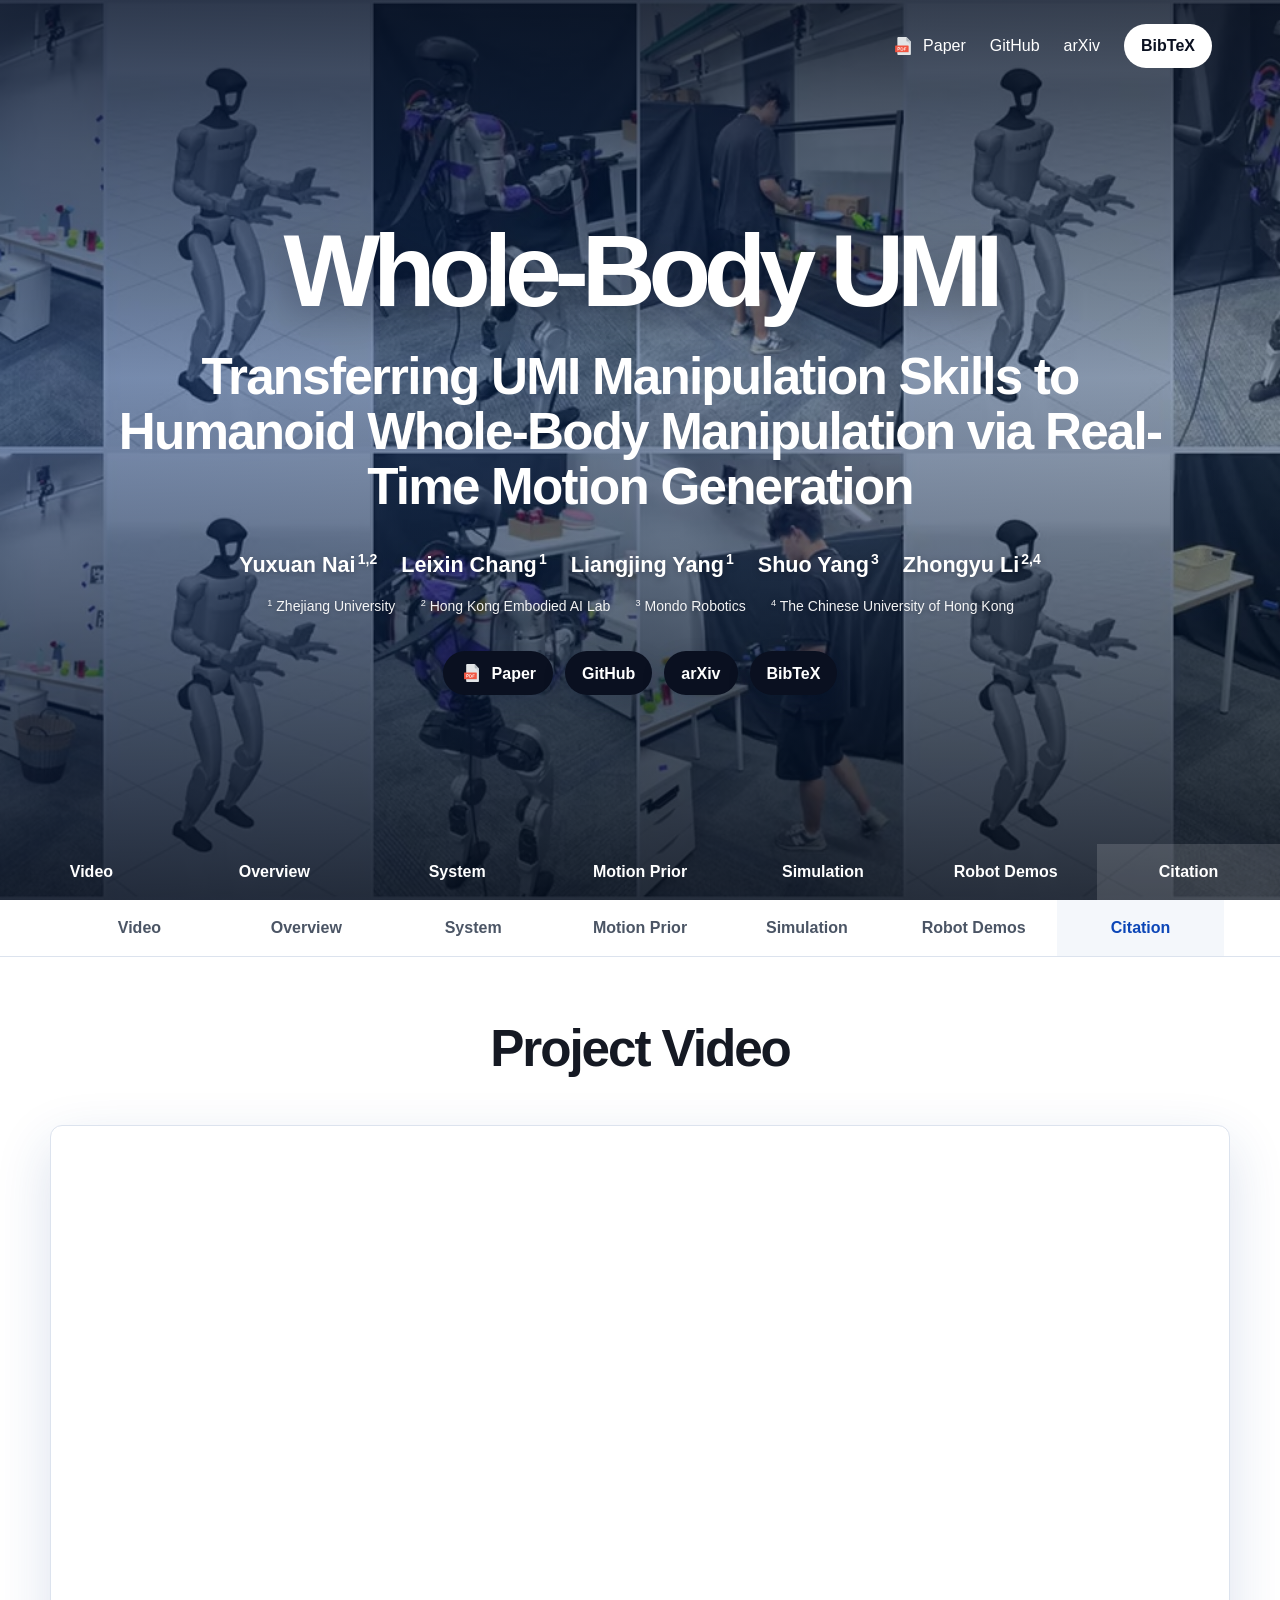
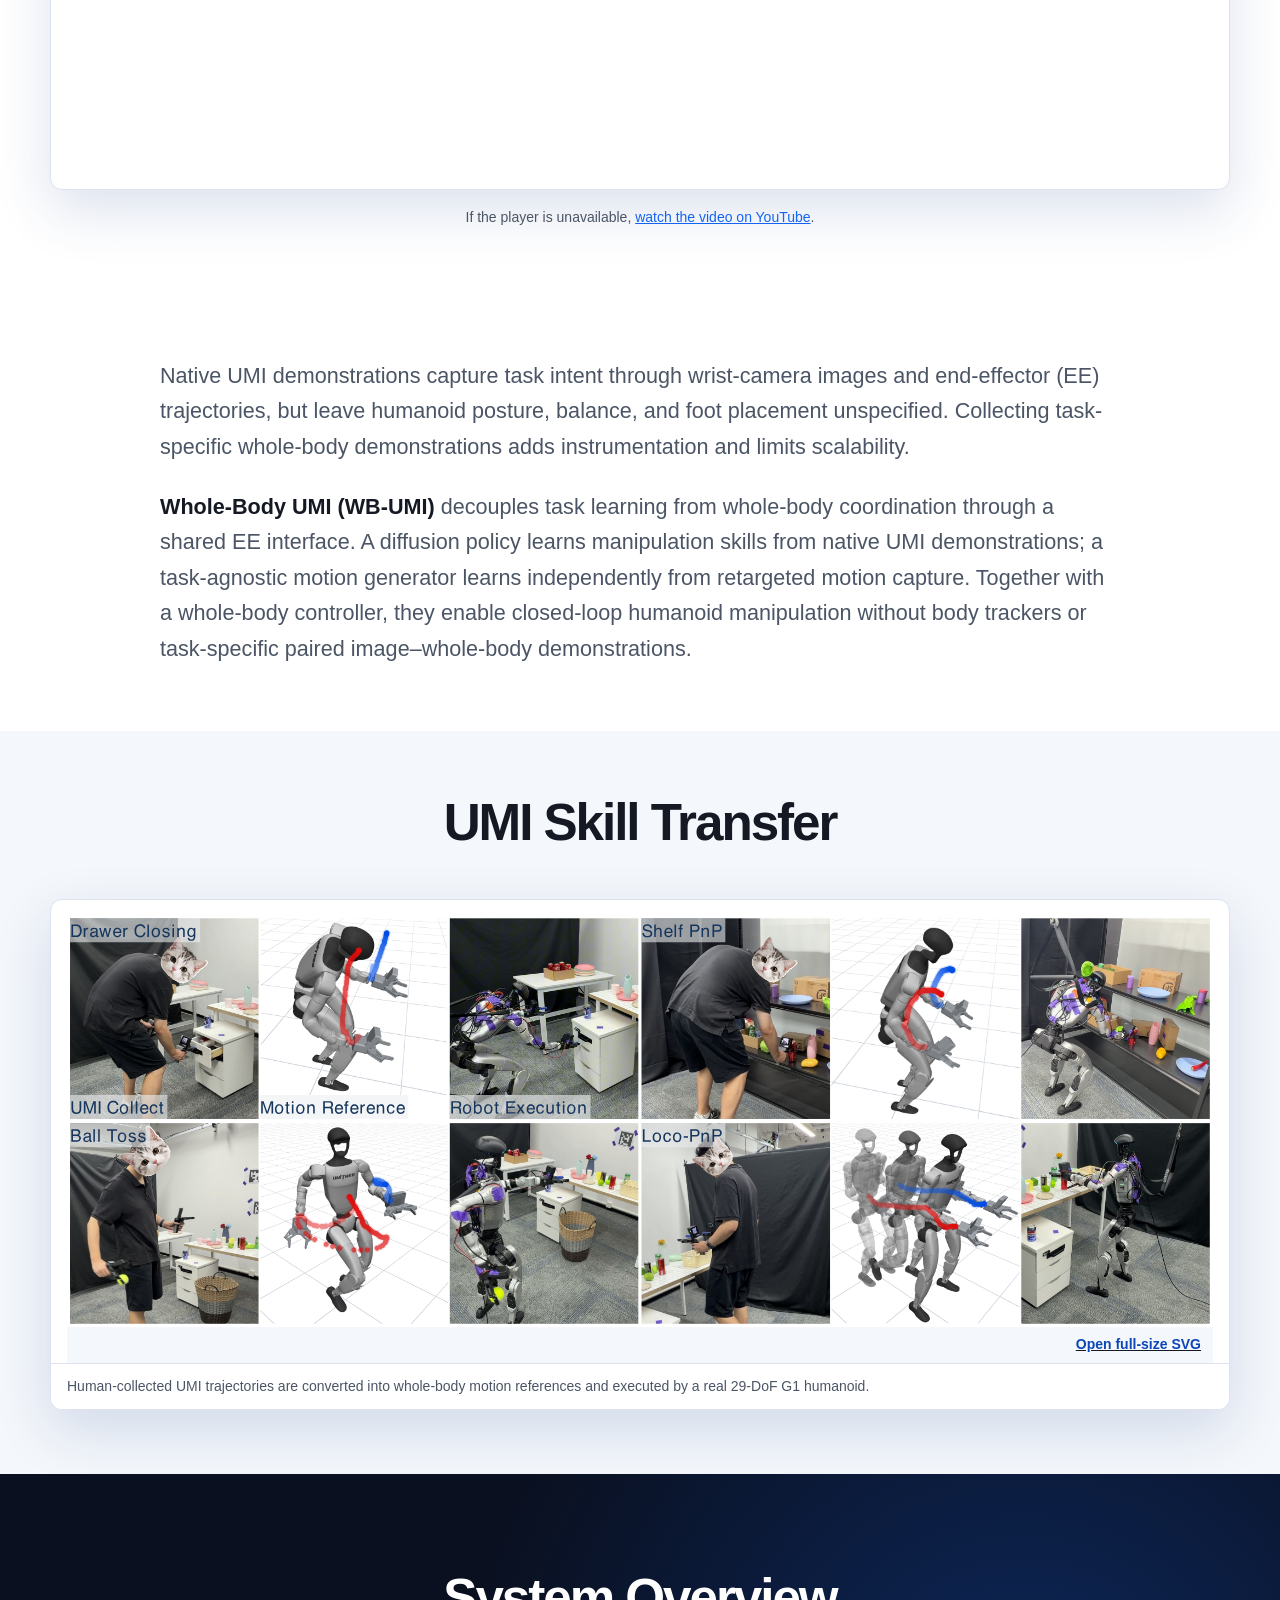
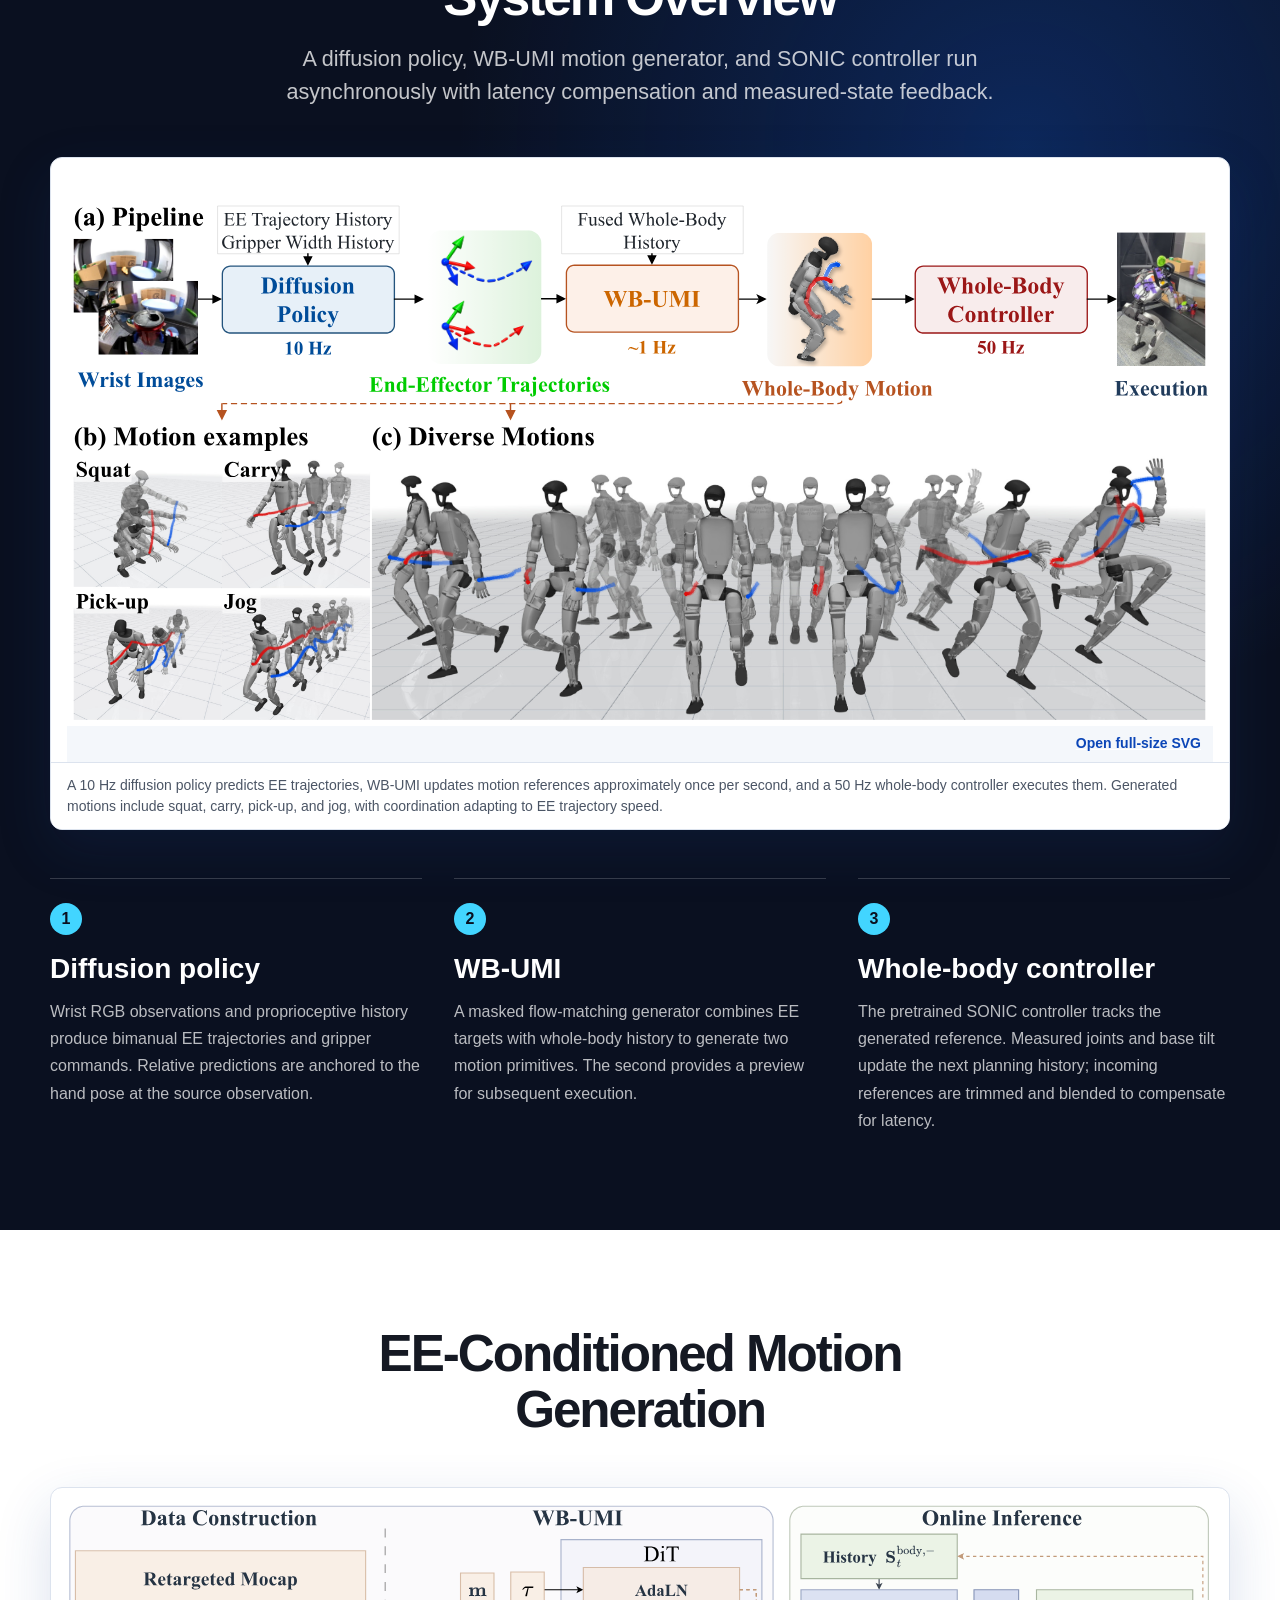
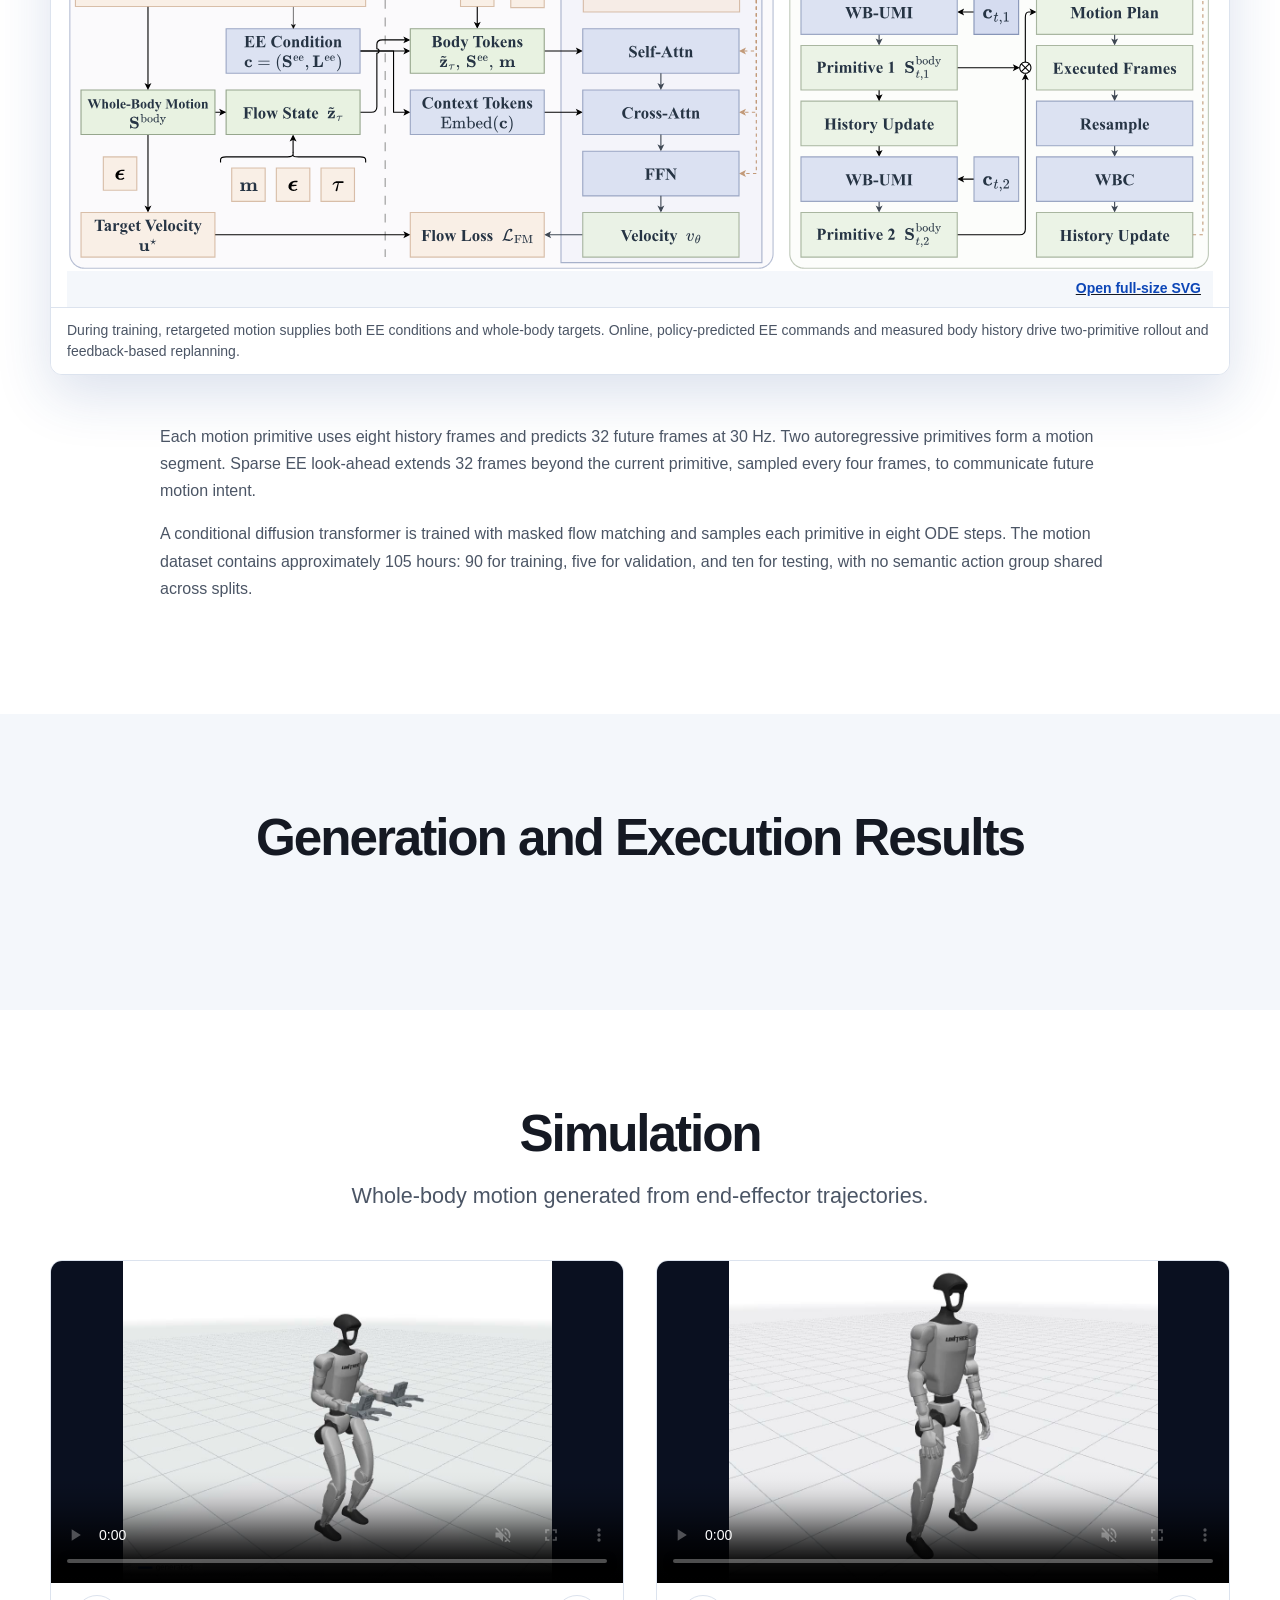
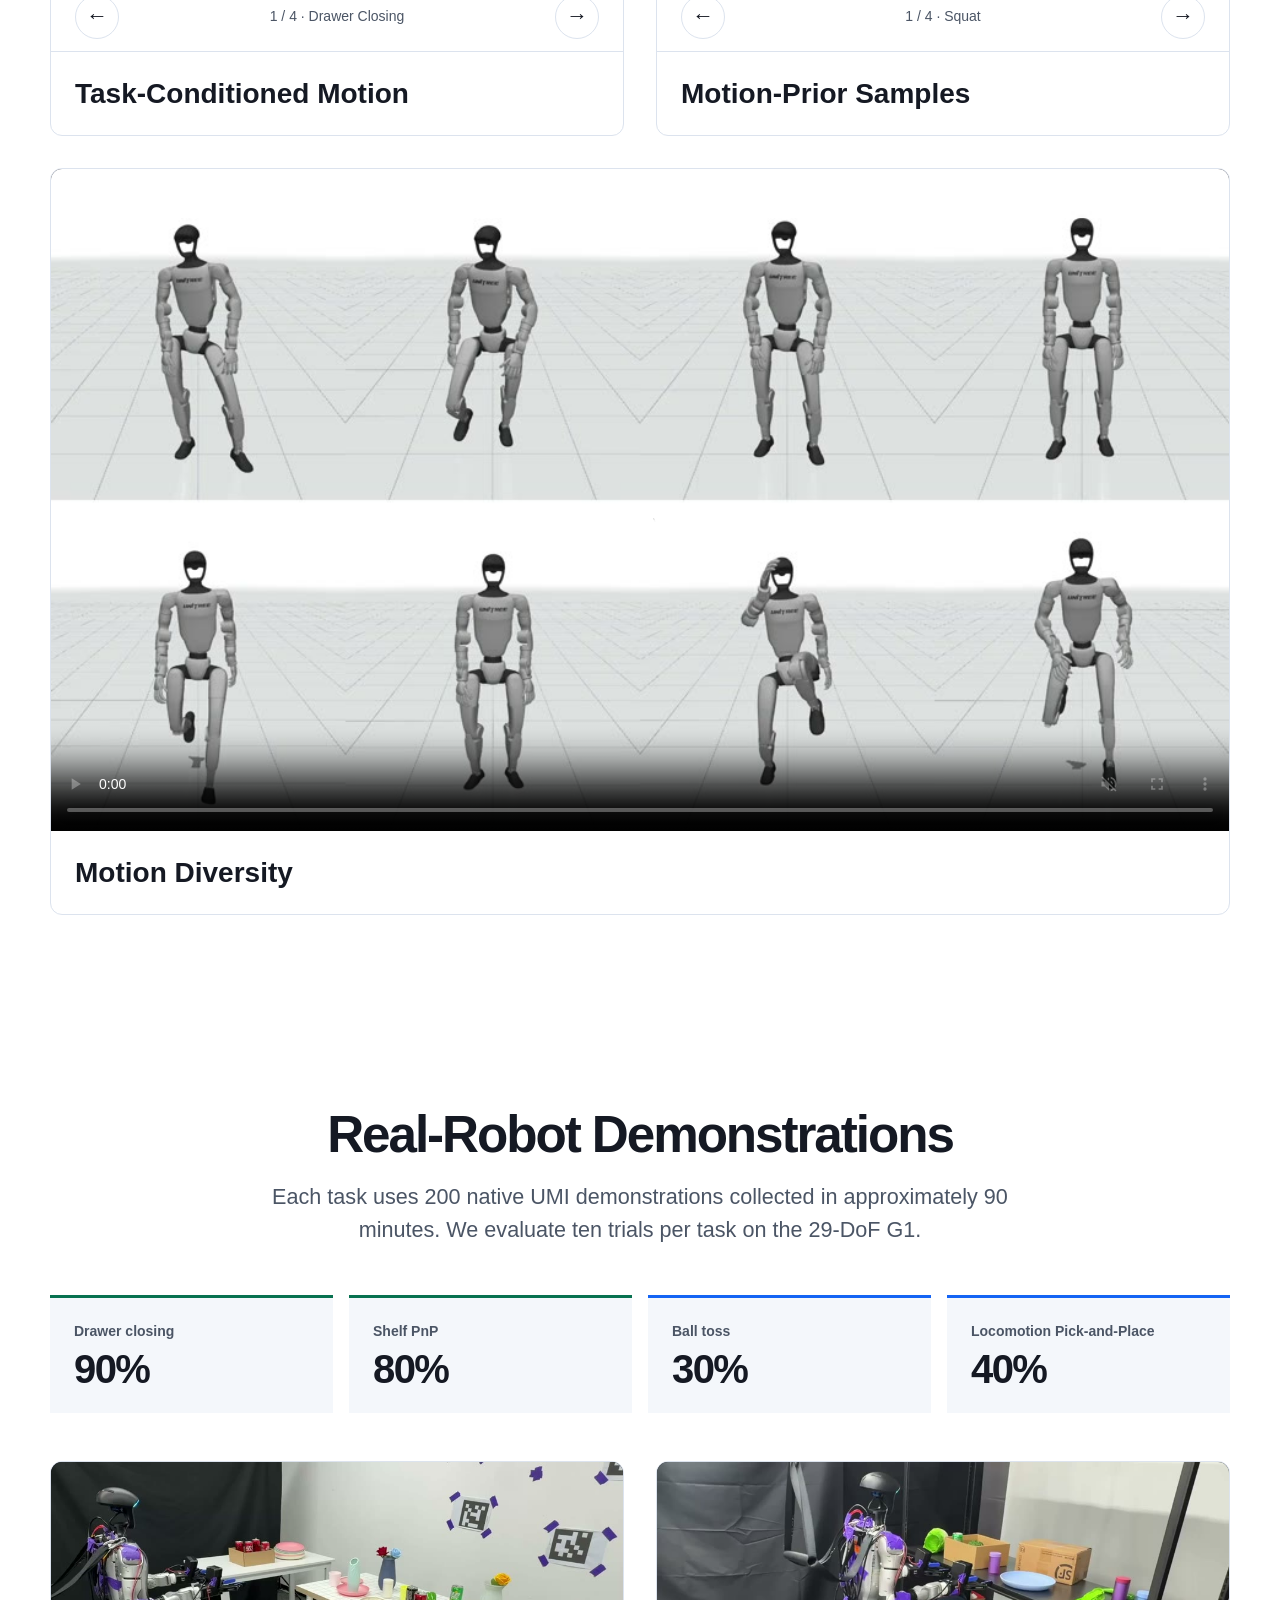
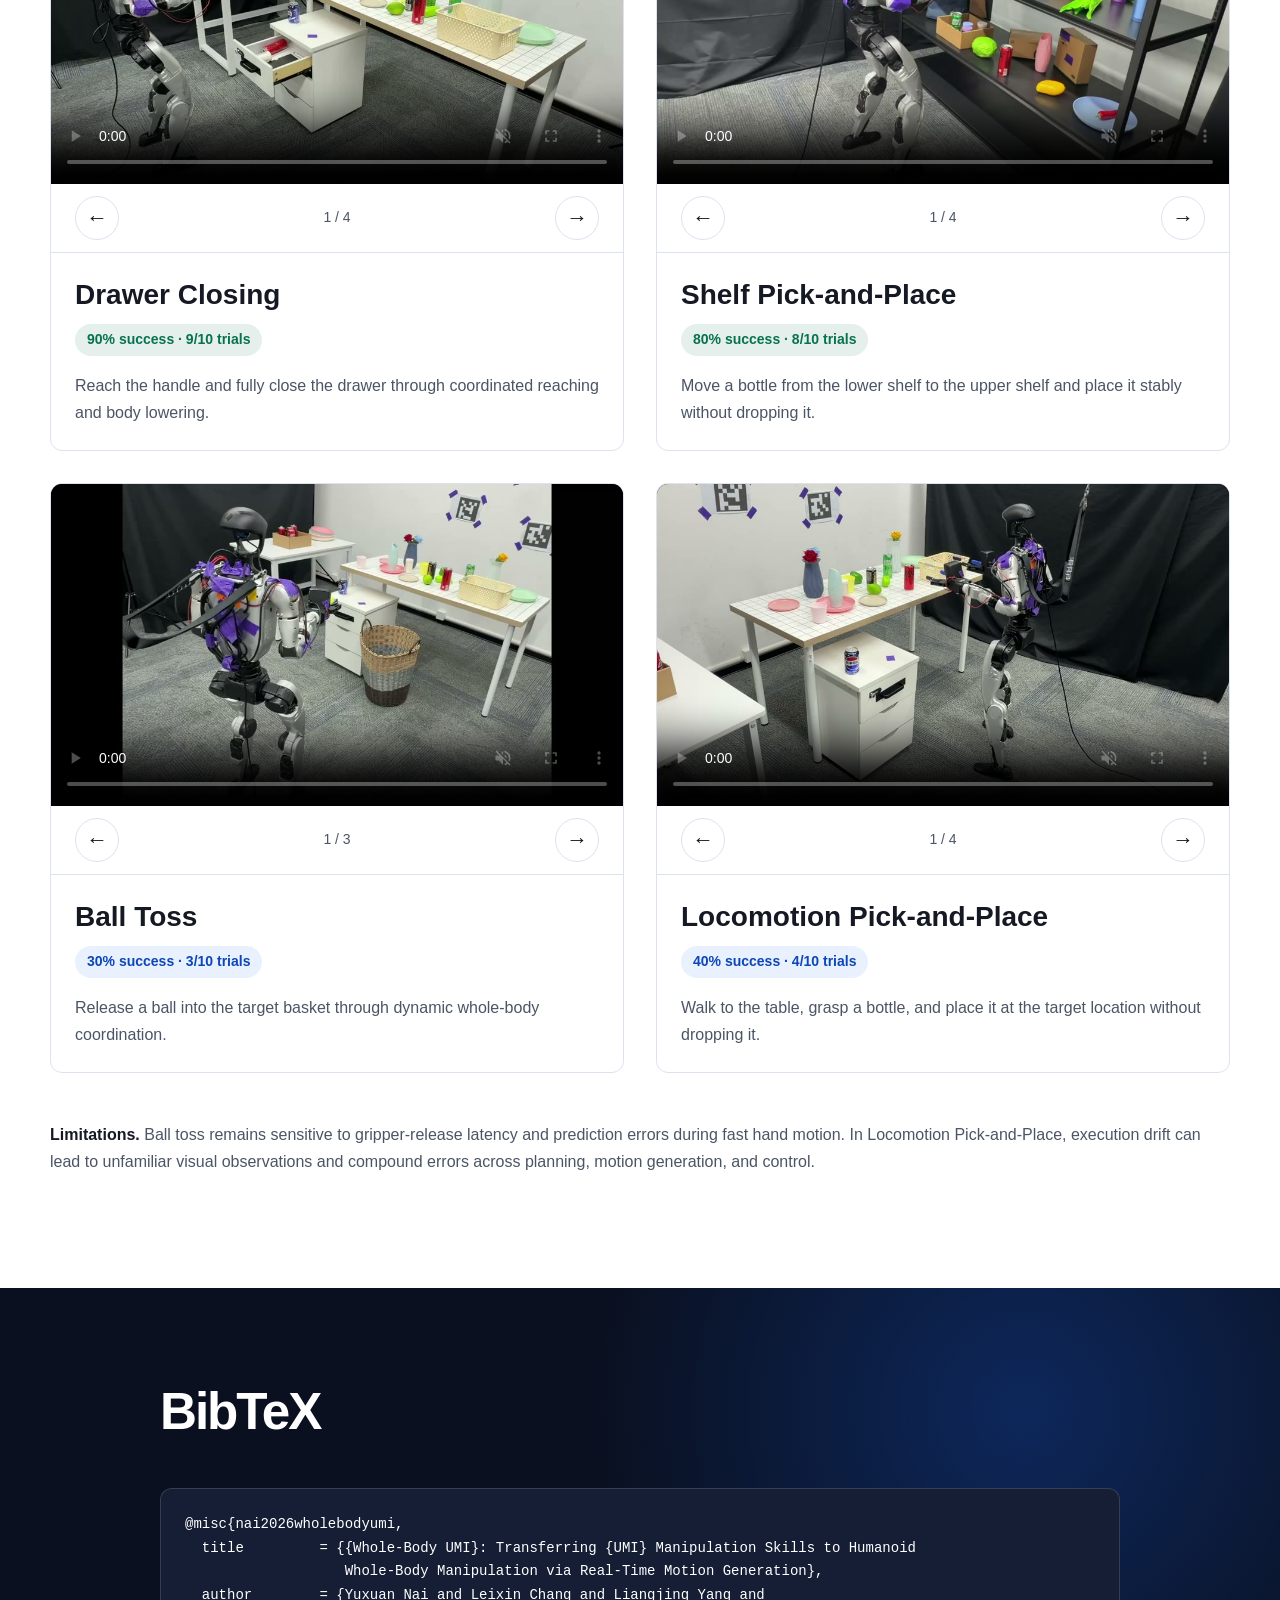
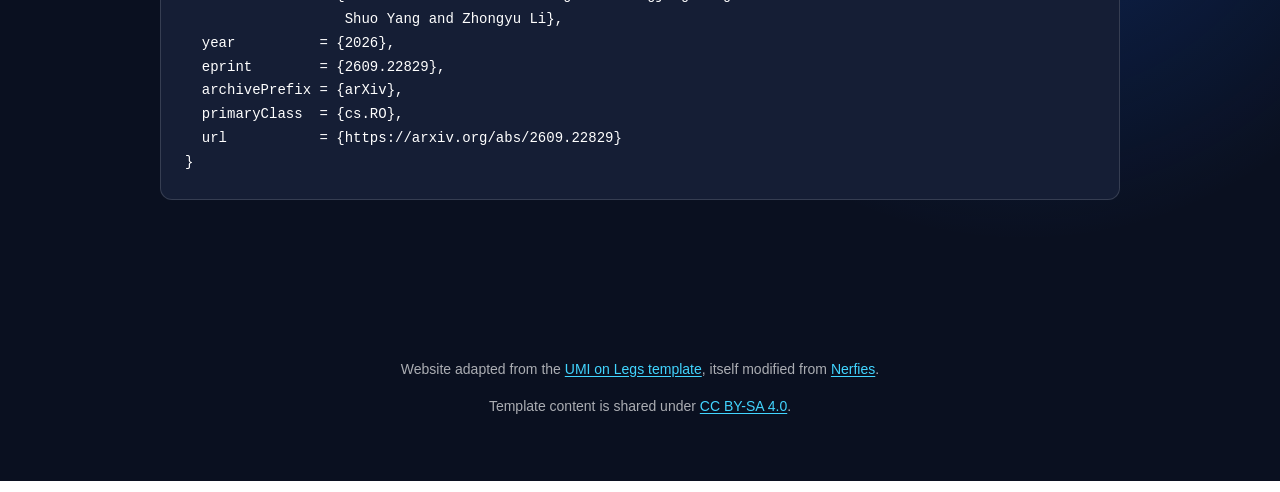
<file: index.html>
<!DOCTYPE html>
<html lang="en">
<head>
  <meta charset="utf-8">
  <meta name="description" content="Whole-Body UMI transfers native UMI manipulation skills to humanoids with an independently learned whole-body motion prior, without body trackers or task-specific whole-body demonstrations.">
  <meta name="keywords" content="Robotics, Humanoid, UMI, Whole-body Manipulation, Motion Generation">
  <meta name="viewport" content="width=device-width, initial-scale=1">
  <meta name="theme-color" content="#0a1020">
  <meta property="og:title" content="Whole-Body UMI">
  <meta property="og:description" content="Transferring UMI Manipulation Skills to Humanoid Whole-Body Manipulation via Real-Time Motion Generation.">
  <meta property="og:type" content="website">
  <meta property="og:image" content="./static/images/umi-prior/hero-montage-desktop.jpg?v=public1">
  <meta property="og:url" content="https://wholebody-umi.github.io/">
  <meta name="citation_title" content="Whole-Body UMI: Transferring UMI Manipulation Skills to Humanoid Whole-Body Manipulation via Real-Time Motion Generation">
  <meta name="citation_author" content="Yuxuan Nai">
  <meta name="citation_author" content="Leixin Chang">
  <meta name="citation_author" content="Liangjing Yang">
  <meta name="citation_author" content="Shuo Yang">
  <meta name="citation_author" content="Zhongyu Li">
  <meta name="citation_arxiv_id" content="2609.22829">
  <meta name="citation_publication_date" content="2026/09/19">
  <link rel="canonical" href="https://wholebody-umi.github.io/">
  <title>Whole-Body UMI: Transferring UMI Manipulation Skills to Humanoid Whole-Body Manipulation via Real-Time Motion Generation</title>
  <link rel="icon" href="./static/images/umi-prior/favicon.svg" type="image/svg+xml">

  <link rel="stylesheet" href="./static/css/index.css?v=public4">
  <script defer src="./static/js/index.js?v=project-video2"></script>
</head>
<body>
  <a class="skip-link" href="#main-content">Skip to main content</a>

  <header class="hero is-link is-fullheight project-hero" id="top">
    <div class="hero-video" aria-hidden="true">
      <video autoplay muted loop playsinline preload="none"
        poster="./static/images/umi-prior/hero-montage-desktop.jpg?v=public1"
        data-mobile-poster="./static/images/umi-prior/hero-montage-mobile.jpg?v=public1"
        data-desktop-poster="./static/images/umi-prior/hero-montage-desktop.jpg?v=public1"
        data-mobile-src="./static/videos/hero-montage-mobile.mp4?v=public1"
        data-desktop-src="./static/videos/hero-montage.mp4?v=public1"></video>
    </div>
    <div class="overlay"></div>

    <div class="hero-head">
      <nav class="navbar" aria-label="Project resources">
        <div class="container is-max-widescreen">
          <div class="navbar-menu is-active">
            <div class="navbar-end">
              <a class="navbar-item" href="./static/Whole-Body-UMI.pdf?v=public1">
                <span class="icon"><img src="./static/images/pdf.svg" width="18" height="18" alt=""></span>
                <span>Paper</span>
              </a>
              <a class="navbar-item" href="https://github.com/WholeBody-UMI/WholeBody-UMI/tree/main" target="_blank" rel="noopener">GitHub</a>
              <a class="navbar-item" href="https://arxiv.org/abs/2609.22829" target="_blank" rel="noopener">
                <span>arXiv</span>
              </a>
              <span class="navbar-item">
                <a class="resource-button button is-inverted" href="#citation">
                  <span>BibTeX</span>
                </a>
              </span>
            </div>
          </div>
        </div>
      </nav>
    </div>

    <div class="hero-body">
      <div class="hero-content">
        <h1 class="project-title">Whole-Body UMI</h1>
        <p class="project-subtitle">
          Transferring UMI Manipulation Skills to Humanoid Whole-Body Manipulation via Real-Time Motion Generation
        </p>
        <div class="project-authors" aria-label="Authors">
          <span><a href="https://lytingn.github.io/" target="_blank" rel="noopener">Yuxuan Nai</a><sup>1,2</sup></span>
          <span><a href="https://leixinjonaschang.github.io/" target="_blank" rel="noopener">Leixin Chang</a><sup>1</sup></span>
          <span><a href="https://zjui.intl.zju.edu.cn/en/node/783" target="_blank" rel="noopener">Liangjing Yang</a><sup>1</sup></span>
          <span><a href="https://shuoyangrobotics.github.io/" target="_blank" rel="noopener">Shuo Yang</a><sup>3</sup></span>
          <span><a href="https://zyliatzju.github.io/" target="_blank" rel="noopener">Zhongyu Li</a><sup>2,4</sup></span>
        </div>
        <div class="project-affiliations" aria-label="Author affiliations">
          <span><sup>1</sup> Zhejiang University</span>
          <span><sup>2</sup> Hong Kong Embodied AI Lab</span>
          <span><sup>3</sup> Mondo Robotics</span>
          <span><sup>4</sup> The Chinese University of Hong Kong</span>
        </div>
        <div class="publication-links">
          <a class="resource-button button is-dark" href="./static/Whole-Body-UMI.pdf?v=public1">
            <span class="icon"><img src="./static/images/pdf.svg" width="18" height="18" alt=""></span>
            <span>Paper</span>
          </a>
          <a class="resource-button button is-dark" href="https://github.com/WholeBody-UMI/WholeBody-UMI/tree/main" target="_blank" rel="noopener">
            <span>GitHub</span>
          </a>
          <a class="resource-button button is-dark" href="https://arxiv.org/abs/2609.22829" target="_blank" rel="noopener">
            <span>arXiv</span>
          </a>
          <a class="resource-button button is-dark" href="#citation">
            <span>BibTeX</span>
          </a>
        </div>
      </div>
    </div>

    <div class="hero-foot">
      <nav class="tabs is-fullwidth anchor-tabs" aria-label="Project sections">
        <ul>
          <li><a href="#video">Video</a></li>
          <li><a href="#overview">Overview</a></li>
          <li><a href="#system">System</a></li>
          <li><a href="#motion-prior">Motion Prior</a></li>
          <li><a href="#simulation">Simulation</a></li>
          <li><a href="#transfer">Robot Demos</a></li>
          <li><a href="#citation">Citation</a></li>
        </ul>
      </nav>
    </div>
  </header>

  <nav class="document-nav" aria-label="Sticky project sections">
    <div class="container is-max-widescreen">
      <div class="tabs is-fullwidth anchor-tabs">
        <ul>
          <li><a href="#video">Video</a></li>
          <li><a href="#overview">Overview</a></li>
          <li><a href="#system">System</a></li>
          <li><a href="#motion-prior">Motion Prior</a></li>
          <li><a href="#simulation">Simulation</a></li>
          <li><a href="#transfer">Robot Demos</a></li>
          <li><a href="#citation">Citation</a></li>
        </ul>
      </div>
    </div>
  </nav>

  <main id="main-content">
    <section class="section-shell is-compact" id="video" aria-labelledby="video-title">
      <div class="wide-container">
        <div class="section-heading">
          <h2 class="section-title" id="video-title">Project Video</h2>
        </div>
        <div class="media-frame youtube-frame">
          <iframe src="https://www.youtube.com/embed/FcBPzrWIMck"
            title="Whole-Body UMI project video"
            loading="lazy"
            allow="accelerometer; autoplay; clipboard-write; encrypted-media; gyroscope; picture-in-picture; web-share"
            referrerpolicy="strict-origin-when-cross-origin"
            allowfullscreen></iframe>
        </div>
        <p class="youtube-fallback">If the player is unavailable, <a href="https://youtu.be/FcBPzrWIMck" target="_blank" rel="noopener">watch the video on YouTube</a>.</p>
      </div>
    </section>

    <section class="section-shell is-compact" id="overview">
      <div class="editorial-container">
        <p class="overview-lead">
          Native UMI demonstrations capture task intent through wrist-camera images and end-effector (EE) trajectories, but leave humanoid posture, balance, and foot placement unspecified. Collecting task-specific whole-body demonstrations adds instrumentation and limits scalability.
        </p>
        <p class="overview-lead">
          <strong>Whole-Body UMI (WB-UMI)</strong> decouples task learning from whole-body coordination through a shared EE interface. A diffusion policy learns manipulation skills from native UMI demonstrations; a task-agnostic motion generator learns independently from retargeted motion capture. Together with a whole-body controller, they enable closed-loop humanoid manipulation without body trackers or task-specific paired image–whole-body demonstrations.
        </p>
      </div>
    </section>

    <section class="section-shell is-compact is-mist" aria-labelledby="teaser-title">
      <div class="wide-container">
        <div class="section-heading">
          <h2 class="section-title" id="teaser-title">UMI Skill Transfer</h2>
        </div>
        <figure class="media-frame is-technical">
          <a class="vector-figure-link" href="./static/images/umi-prior/wb-umi-teaser.svg?v=public1" target="_blank" rel="noopener" aria-label="Open full-size figure: Whole-Body UMI task overview (opens in a new tab)">
            <img src="./static/images/umi-prior/wb-umi-teaser.svg?v=public1" width="1494" height="536" loading="lazy" decoding="async" alt="UMI collection, generated motion references, and G1 execution for drawer closing, shelf pick-and-place, ball toss, and locomotion pick-and-place">
            <span class="vector-figure-action">Open full-size SVG</span>
          </a>
          <figcaption>Human-collected UMI trajectories are converted into whole-body motion references and executed by a real 29-DoF G1 humanoid.</figcaption>
        </figure>
      </div>
    </section>

    <section class="section-shell is-night" id="system" aria-labelledby="system-title">
      <div class="wide-container">
        <div class="section-heading">
          <h2 class="section-title" id="system-title">System Overview</h2>
          <p class="section-deck">A diffusion policy, WB-UMI motion generator, and SONIC controller run asynchronously with latency compensation and measured-state feedback.</p>
        </div>
        <figure class="media-frame is-technical">
          <a class="vector-figure-link" href="./static/images/umi-prior/wb-umi-pipeline.svg" target="_blank" rel="noopener" aria-label="Open full-size figure: deployment pipeline and generated motions (opens in a new tab)">
            <img src="./static/images/umi-prior/wb-umi-pipeline.svg" width="861" height="415" loading="lazy" decoding="async" alt="Closed-loop WB-UMI pipeline, generated squat, carry, pick-up and jog motions, and end-effector speed variations">
            <span class="vector-figure-action">Open full-size SVG</span>
          </a>
          <figcaption>A 10 Hz diffusion policy predicts EE trajectories, WB-UMI updates motion references approximately once per second, and a 50 Hz whole-body controller executes them. Generated motions include squat, carry, pick-up, and jog, with coordination adapting to EE trajectory speed.</figcaption>
        </figure>
        <div class="system-copy">
          <article class="system-step">
            <span class="system-step-number">1</span>
            <h3>Diffusion policy</h3>
            <p>Wrist RGB observations and proprioceptive history produce bimanual EE trajectories and gripper commands. Relative predictions are anchored to the hand pose at the source observation.</p>
          </article>
          <article class="system-step">
            <span class="system-step-number">2</span>
            <h3>WB-UMI</h3>
            <p>A masked flow-matching generator combines EE targets with whole-body history to generate two motion primitives. The second provides a preview for subsequent execution.</p>
          </article>
          <article class="system-step">
            <span class="system-step-number">3</span>
            <h3>Whole-body controller</h3>
            <p>The pretrained SONIC controller tracks the generated reference. Measured joints and base tilt update the next planning history; incoming references are trimmed and blended to compensate for latency.</p>
          </article>
        </div>
      </div>
    </section>

    <section class="section-shell" id="motion-prior" aria-labelledby="prior-title">
      <div class="wide-container">
        <div class="section-heading">
          <h2 class="section-title" id="prior-title">EE-Conditioned Motion Generation</h2>
          <!-- <p class="section-deck">WB-UMI learns whole-body coordination from retargeted G1 motion capture, using EE trajectories extracted by forward kinematics as conditioning.</p> -->
        </div>
        <figure class="media-frame is-technical">
          <a class="vector-figure-link" href="./static/images/umi-prior/wb-umi-architecture.svg" target="_blank" rel="noopener" aria-label="Open full-size figure: WB-UMI architecture (opens in a new tab)">
            <img src="./static/images/umi-prior/wb-umi-architecture.svg" width="1471" height="472" loading="lazy" decoding="async" alt="WB-UMI training with masked flow matching and online two-primitive generation with execution history feedback">
            <span class="vector-figure-action">Open full-size SVG</span>
          </a>
          <figcaption>During training, retargeted motion supplies both EE conditions and whole-body targets. Online, policy-predicted EE commands and measured body history drive two-primitive rollout and feedback-based replanning.</figcaption>
        </figure>
        <div class="editorial-container paper-copy flow-offset">
          <p>
            Each motion primitive uses eight history frames and predicts 32 future frames at 30 Hz. Two autoregressive primitives form a motion segment. Sparse EE look-ahead extends 32 frames beyond the current primitive, sampled every four frames, to communicate future motion intent.
          </p>
          <p>
            A conditional diffusion transformer is trained with masked flow matching and samples each primitive in eight ODE steps. The motion dataset contains approximately 105 hours: 90 for training, five for validation, and ten for testing, with no semantic action group shared across splits.
          </p>
        </div>
      </div>
    </section>

    <section class="section-shell is-mist" id="execution" aria-labelledby="execution-title">
      <div class="editorial-container">
        <div class="section-heading">
          <h2 class="section-title" id="execution-title">Generation and Execution Results</h2>
        </div>
        <div class="paper-copy">
          <!-- <p><strong>Motion generation.</strong> On unseen action categories, EE look-ahead reduces position error from 5.77 cm to 4.25 cm.</p>
          <p><strong>Closed-loop execution.</strong> In simulated shelf pick-and-place, measured-state feedback reduces EE orientation error from 6.76° to 4.97°. WB-UMI runs at 104 ms mean inference latency on an RTX 4090.</p> -->
        </div>
      </div>
    </section>

    <section class="section-shell" id="simulation" aria-labelledby="simulation-title">
      <div class="wide-container">
        <div class="section-heading">
          <h2 class="section-title" id="simulation-title">Simulation</h2>
          <p class="section-deck">Whole-body motion generated from end-effector trajectories.</p>
        </div>
        <div class="task-grid">
          <article class="task-card" data-carousel role="region" aria-roledescription="carousel" aria-labelledby="sim-tasks-title">
            <div class="task-media" id="sim-tasks-slides">
              <div class="demo-slide" data-label="Drawer Closing" role="group" aria-roledescription="slide" aria-label="1 of 4: Drawer Closing">
                <video controls muted loop playsinline preload="none" width="960" height="720"
                  poster="./static/images/umi-prior/simulation/drawer.jpg"
                  src="./static/videos/simulation/drawer.mp4?v=web2"
                  data-autoplay-video aria-label="Drawer Closing simulation"></video>
              </div>
              <div class="demo-slide" data-label="Shelf Pick-and-Place" role="group" aria-roledescription="slide" aria-label="2 of 4: Shelf Pick-and-Place" hidden>
                <video controls muted loop playsinline preload="none" width="960" height="720"
                  poster="./static/images/umi-prior/simulation/shelf.jpg"
                  data-src="./static/videos/simulation/shelf.mp4?v=web2"
                  data-autoplay-video aria-label="Shelf Pick-and-Place simulation"></video>
              </div>
              <div class="demo-slide" data-label="Ball Toss" role="group" aria-roledescription="slide" aria-label="3 of 4: Ball Toss" hidden>
                <video controls muted loop playsinline preload="none" width="960" height="720"
                  poster="./static/images/umi-prior/simulation/toss.jpg"
                  data-src="./static/videos/simulation/toss.mp4?v=web2"
                  data-autoplay-video aria-label="Ball Toss simulation"></video>
              </div>
              <div class="demo-slide" data-label="Locomotion Pick-and-Place" role="group" aria-roledescription="slide" aria-label="4 of 4: Locomotion Pick-and-Place" hidden>
                <video controls muted loop playsinline preload="none" width="960" height="720"
                  poster="./static/images/umi-prior/simulation/locomotion-pick-and-place.jpg"
                  data-src="./static/videos/simulation/locomotion-pick-and-place.mp4?v=web2"
                  data-autoplay-video aria-label="Locomotion Pick-and-Place simulation"></video>
              </div>
            </div>
            <div class="carousel-controls" aria-label="Task-Conditioned Motion navigation" hidden>
              <button type="button" class="carousel-arrow" data-carousel-prev aria-label="Previous Task-Conditioned Motion video" aria-controls="sim-tasks-slides"><span aria-hidden="true">&#8592;</span></button>
              <span class="carousel-status" data-carousel-status aria-live="polite" aria-atomic="true">1 / 4 · Drawer Closing</span>
              <button type="button" class="carousel-arrow" data-carousel-next aria-label="Next Task-Conditioned Motion video" aria-controls="sim-tasks-slides"><span aria-hidden="true">&#8594;</span></button>
            </div>
            <div class="task-body">
              <h3 id="sim-tasks-title">Task-Conditioned Motion</h3>
            </div>
          </article>
          <article class="task-card" data-carousel role="region" aria-roledescription="carousel" aria-labelledby="sim-motions-title">
            <div class="task-media" id="sim-motions-slides">
              <div class="demo-slide" data-label="Squat" role="group" aria-roledescription="slide" aria-label="1 of 4: Squat">
                <video controls muted loop playsinline preload="none" width="960" height="720"
                  poster="./static/images/umi-prior/simulation/squat.jpg"
                  src="./static/videos/simulation/squat.mp4?v=web1"
                  data-autoplay-video aria-label="Squat simulation"></video>
              </div>
              <div class="demo-slide" data-label="Dance Step" role="group" aria-roledescription="slide" aria-label="2 of 4: Dance Step" hidden>
                <video controls muted loop playsinline preload="none" width="960" height="720"
                  poster="./static/images/umi-prior/simulation/dance-step.jpg"
                  data-src="./static/videos/simulation/dance-step.mp4?v=web1"
                  data-autoplay-video aria-label="Dance Step simulation"></video>
              </div>
              <div class="demo-slide" data-label="Pick-up and Carry" role="group" aria-roledescription="slide" aria-label="3 of 4: Pick-up and Carry" hidden>
                <video controls muted loop playsinline preload="none" width="960" height="720"
                  poster="./static/images/umi-prior/simulation/pickup-carry.jpg"
                  data-src="./static/videos/simulation/pickup-carry.mp4?v=web1"
                  data-autoplay-video aria-label="Pick-up and Carry simulation"></video>
              </div>
              <div class="demo-slide" data-label="Jog" role="group" aria-roledescription="slide" aria-label="4 of 4: Jog" hidden>
                <video controls muted loop playsinline preload="none" width="960" height="720"
                  poster="./static/images/umi-prior/simulation/jog.jpg"
                  data-src="./static/videos/simulation/jog.mp4?v=web1"
                  data-autoplay-video aria-label="Jog simulation"></video>
              </div>
            </div>
            <div class="carousel-controls" aria-label="Motion-Prior Samples navigation" hidden>
              <button type="button" class="carousel-arrow" data-carousel-prev aria-label="Previous Motion-Prior Samples video" aria-controls="sim-motions-slides"><span aria-hidden="true">&#8592;</span></button>
              <span class="carousel-status" data-carousel-status aria-live="polite" aria-atomic="true">1 / 4 · Squat</span>
              <button type="button" class="carousel-arrow" data-carousel-next aria-label="Next Motion-Prior Samples video" aria-controls="sim-motions-slides"><span aria-hidden="true">&#8594;</span></button>
            </div>
            <div class="task-body">
              <h3 id="sim-motions-title">Motion-Prior Samples</h3>
            </div>
          </article>
          <article class="task-card motion-diversity" id="motion-diversity" aria-labelledby="motion-diversity-title">
            <div class="task-media">
              <video controls muted loop playsinline preload="none" width="1920" height="1080"
                poster="./static/images/umi-prior/simulation/diversity-stable.jpg"
                src="./static/videos/simulation/diversity-stable.mp4?v=web2"
                data-autoplay-video aria-label="Motion Diversity simulation"></video>
            </div>
            <div class="task-body">
              <h3 id="motion-diversity-title">Motion Diversity</h3>
            </div>
          </article>
        </div>
      </div>
    </section>

    <section class="section-shell" id="transfer" aria-labelledby="transfer-title">
      <div class="wide-container">
        <div class="section-heading">
          <h2 class="section-title" id="transfer-title">Real-Robot Demonstrations</h2>
          <p class="section-deck">Each task uses 200 native UMI demonstrations collected in approximately 90 minutes. We evaluate ten trials per task on the 29-DoF G1.</p>
        </div>
        <dl class="metric-strip">
          <div class="metric-item is-positive">
            <dt>Drawer closing</dt>
            <dd>90%</dd>
          </div>
          <div class="metric-item is-positive">
            <dt>Shelf PnP</dt>
            <dd>80%</dd>
          </div>
          <div class="metric-item">
            <dt>Ball toss</dt>
            <dd>30%</dd>
          </div>
          <div class="metric-item">
            <dt>Locomotion Pick-and-Place</dt>
            <dd>40%</dd>
          </div>
        </dl>

        <div class="task-grid">
          <article class="task-card" data-carousel role="region" aria-roledescription="carousel" aria-labelledby="drawer-title">
            <div class="task-media" id="drawer-slides">
              <div class="demo-slide" role="group" aria-roledescription="slide" aria-label="1 of 4">
                <video controls muted loop playsinline preload="none" width="1280" height="720"
                  poster="./static/images/umi-prior/demos/drawer-1.jpg"
                  src="./static/videos/demos/drawer-1.mp4?v=audio"
                  data-autoplay-video aria-label="Drawer Closing, demo 1 of 4"></video>
              </div>
              <div class="demo-slide" role="group" aria-roledescription="slide" aria-label="2 of 4" hidden>
                <video controls muted loop playsinline preload="none" width="1280" height="720"
                  poster="./static/images/umi-prior/demos/drawer-2.jpg"
                  data-src="./static/videos/demos/drawer-2.mp4?v=audio"
                  data-autoplay-video aria-label="Drawer Closing, demo 2 of 4"></video>
              </div>
              <div class="demo-slide" role="group" aria-roledescription="slide" aria-label="3 of 4" hidden>
                <video controls muted loop playsinline preload="none" width="1280" height="720"
                  poster="./static/images/umi-prior/demos/drawer-3.jpg"
                  data-src="./static/videos/demos/drawer-3.mp4?v=audio"
                  data-autoplay-video aria-label="Drawer Closing, demo 3 of 4"></video>
              </div>
              <div class="demo-slide" role="group" aria-roledescription="slide" aria-label="4 of 4" hidden>
                <video controls muted loop playsinline preload="none" width="1280" height="720"
                  poster="./static/images/umi-prior/demos/drawer-4.jpg"
                  data-src="./static/videos/demos/drawer-4.mp4?v=audio"
                  data-autoplay-video aria-label="Drawer Closing, demo 4 of 4"></video>
              </div>
            </div>
            <div class="carousel-controls" aria-label="Drawer Closing demo navigation" hidden>
              <button type="button" class="carousel-arrow" data-carousel-prev aria-label="Previous Drawer Closing demo" aria-controls="drawer-slides"><span aria-hidden="true">&#8592;</span></button>
              <span class="carousel-status" data-carousel-status aria-live="polite" aria-atomic="true">1 / 4</span>
              <button type="button" class="carousel-arrow" data-carousel-next aria-label="Next Drawer Closing demo" aria-controls="drawer-slides"><span aria-hidden="true">&#8594;</span></button>
            </div>
            <div class="task-body">
              <h3 id="drawer-title">Drawer Closing</h3>
              <span class="task-result is-positive">90% success &middot; 9/10 trials</span>
              <p>Reach the handle and fully close the drawer through coordinated reaching and body lowering.</p>
            </div>
          </article>
          <article class="task-card" data-carousel role="region" aria-roledescription="carousel" aria-labelledby="shelf-title">
            <div class="task-media" id="shelf-slides">
              <div class="demo-slide" role="group" aria-roledescription="slide" aria-label="1 of 4">
                <video controls muted loop playsinline preload="none" width="1280" height="720"
                  poster="./static/images/umi-prior/demos/shelf-1.jpg"
                  src="./static/videos/demos/shelf-1.mp4?v=audio"
                  data-autoplay-video aria-label="Shelf Pick-and-Place, demo 1 of 4"></video>
              </div>
              <div class="demo-slide" role="group" aria-roledescription="slide" aria-label="2 of 4" hidden>
                <video controls muted loop playsinline preload="none" width="1280" height="720"
                  poster="./static/images/umi-prior/demos/shelf-2.jpg"
                  data-src="./static/videos/demos/shelf-2.mp4?v=audio"
                  data-autoplay-video aria-label="Shelf Pick-and-Place, demo 2 of 4"></video>
              </div>
              <div class="demo-slide" role="group" aria-roledescription="slide" aria-label="3 of 4" hidden>
                <video controls muted loop playsinline preload="none" width="1280" height="720"
                  poster="./static/images/umi-prior/demos/shelf-3.jpg"
                  data-src="./static/videos/demos/shelf-3.mp4?v=audio"
                  data-autoplay-video aria-label="Shelf Pick-and-Place, demo 3 of 4"></video>
              </div>
              <div class="demo-slide" role="group" aria-roledescription="slide" aria-label="4 of 4" hidden>
                <video controls muted loop playsinline preload="none" width="1280" height="720"
                  poster="./static/images/umi-prior/demos/shelf-4.jpg"
                  data-src="./static/videos/demos/shelf-4.mp4?v=audio"
                  data-autoplay-video aria-label="Shelf Pick-and-Place, demo 4 of 4"></video>
              </div>
            </div>
            <div class="carousel-controls" aria-label="Shelf Pick-and-Place demo navigation" hidden>
              <button type="button" class="carousel-arrow" data-carousel-prev aria-label="Previous Shelf Pick-and-Place demo" aria-controls="shelf-slides"><span aria-hidden="true">&#8592;</span></button>
              <span class="carousel-status" data-carousel-status aria-live="polite" aria-atomic="true">1 / 4</span>
              <button type="button" class="carousel-arrow" data-carousel-next aria-label="Next Shelf Pick-and-Place demo" aria-controls="shelf-slides"><span aria-hidden="true">&#8594;</span></button>
            </div>
            <div class="task-body">
              <h3 id="shelf-title">Shelf Pick-and-Place</h3>
              <span class="task-result is-positive">80% success &middot; 8/10 trials</span>
              <p>Move a bottle from the lower shelf to the upper shelf and place it stably without dropping it.</p>
            </div>
          </article>
          <article class="task-card" data-carousel role="region" aria-roledescription="carousel" aria-labelledby="toss-title">
            <div class="task-media" id="toss-slides">
              <div class="demo-slide" role="group" aria-roledescription="slide" aria-label="1 of 3">
                <video controls muted loop playsinline preload="none" width="1280" height="720"
                  poster="./static/images/umi-prior/demos/toss-1.jpg"
                  src="./static/videos/demos/toss-1.mp4?v=trim12"
                  data-autoplay-video aria-label="Ball Toss, demo 1 of 3"></video>
              </div>
              <div class="demo-slide" role="group" aria-roledescription="slide" aria-label="2 of 3" hidden>
                <video controls muted loop playsinline preload="none" width="1280" height="720"
                  poster="./static/images/umi-prior/demos/toss-2.jpg?v=trim2to7"
                  data-src="./static/videos/demos/toss-2.mp4?v=trim2to7"
                  data-autoplay-video aria-label="Ball Toss, demo 2 of 3"></video>
              </div>
              <div class="demo-slide" role="group" aria-roledescription="slide" aria-label="3 of 3" hidden>
                <video controls muted loop playsinline preload="none" width="1280" height="720"
                  poster="./static/images/umi-prior/demos/toss-3.jpg"
                  data-src="./static/videos/demos/toss-3.mp4?v=trim12"
                  data-autoplay-video aria-label="Ball Toss, demo 3 of 3"></video>
              </div>
            </div>
            <div class="carousel-controls" aria-label="Ball Toss demo navigation" hidden>
              <button type="button" class="carousel-arrow" data-carousel-prev aria-label="Previous Ball Toss demo" aria-controls="toss-slides"><span aria-hidden="true">&#8592;</span></button>
              <span class="carousel-status" data-carousel-status aria-live="polite" aria-atomic="true">1 / 3</span>
              <button type="button" class="carousel-arrow" data-carousel-next aria-label="Next Ball Toss demo" aria-controls="toss-slides"><span aria-hidden="true">&#8594;</span></button>
            </div>
            <div class="task-body">
              <h3 id="toss-title">Ball Toss</h3>
              <span class="task-result">30% success &middot; 3/10 trials</span>
              <p>Release a ball into the target basket through dynamic whole-body coordination.</p>
            </div>
          </article>
          <article class="task-card" data-carousel role="region" aria-roledescription="carousel" aria-labelledby="loco-pnp-title">
            <div class="task-media" id="loco-pnp-slides">
              <div class="demo-slide" role="group" aria-roledescription="slide" aria-label="1 of 4">
                <video controls muted loop playsinline preload="none" width="1280" height="720"
                  poster="./static/images/umi-prior/demos/loco-pnp-1.jpg?v=from15"
                  src="./static/videos/demos/loco-pnp-1.mp4?v=from15"
                  data-autoplay-video aria-label="Locomotion Pick-and-Place, demo 1 of 4"></video>
              </div>
              <div class="demo-slide" role="group" aria-roledescription="slide" aria-label="2 of 4" hidden>
                <video controls muted loop playsinline preload="none" width="1280" height="720"
                  poster="./static/images/umi-prior/demos/loco-pnp-2.jpg?v=from3"
                  data-src="./static/videos/demos/loco-pnp-2.mp4?v=from3"
                  data-autoplay-video aria-label="Locomotion Pick-and-Place, demo 2 of 4"></video>
              </div>
              <div class="demo-slide" role="group" aria-roledescription="slide" aria-label="3 of 4" hidden>
                <video controls muted loop playsinline preload="none" width="1280" height="720"
                  poster="./static/images/umi-prior/demos/loco-pnp-3.jpg?v=from3"
                  data-src="./static/videos/demos/loco-pnp-3.mp4?v=from3"
                  data-autoplay-video aria-label="Locomotion Pick-and-Place, demo 3 of 4"></video>
              </div>
              <div class="demo-slide" role="group" aria-roledescription="slide" aria-label="4 of 4" hidden>
                <video controls muted loop playsinline preload="none" width="1280" height="720"
                  poster="./static/images/umi-prior/demos/loco-pnp-4.jpg?v=to24"
                  data-src="./static/videos/demos/loco-pnp-4.mp4?v=to24"
                  data-autoplay-video aria-label="Locomotion Pick-and-Place, demo 4 of 4"></video>
              </div>
            </div>
            <div class="carousel-controls" aria-label="Locomotion Pick-and-Place demo navigation" hidden>
              <button type="button" class="carousel-arrow" data-carousel-prev aria-label="Previous Locomotion Pick-and-Place demo" aria-controls="loco-pnp-slides"><span aria-hidden="true">&#8592;</span></button>
              <span class="carousel-status" data-carousel-status aria-live="polite" aria-atomic="true">1 / 4</span>
              <button type="button" class="carousel-arrow" data-carousel-next aria-label="Next Locomotion Pick-and-Place demo" aria-controls="loco-pnp-slides"><span aria-hidden="true">&#8594;</span></button>
            </div>
            <div class="task-body">
              <h3 id="loco-pnp-title">Locomotion Pick-and-Place</h3>
              <span class="task-result">40% success &middot; 4/10 trials</span>
              <p>Walk to the table, grasp a bottle, and place it at the target location without dropping it.</p>
            </div>
          </article>
        </div>
        <div class="paper-copy flow-offset">
          <p><strong>Limitations.</strong> Ball toss remains sensitive to gripper-release latency and prediction errors during fast hand motion. In Locomotion Pick-and-Place, execution drift can lead to unfamiliar visual observations and compound errors across planning, motion generation, and control.</p>
        </div>
      </div>
    </section>

    <section class="section-shell is-night" id="citation" aria-labelledby="citation-title">
      <div class="editorial-container">
        <div class="section-heading is-left">
          <h2 class="section-title" id="citation-title">BibTeX</h2>
        </div>
        <pre class="bibtex"><code>@misc{nai2026wholebodyumi,
  title         = {{Whole-Body UMI}: Transferring {UMI} Manipulation Skills to Humanoid
                   Whole-Body Manipulation via Real-Time Motion Generation},
  author        = {Yuxuan Nai and Leixin Chang and Liangjing Yang and
                   Shuo Yang and Zhongyu Li},
  year          = {2026},
  eprint        = {2609.22829},
  archivePrefix = {arXiv},
  primaryClass  = {cs.RO},
  url           = {https://arxiv.org/abs/2609.22829}
}</code></pre>
      </div>
    </section>
  </main>

  <footer class="site-footer">
    <p>
      Website adapted from the
      <a href="https://github.com/umi-on-legs/umi-on-legs.github.io">UMI on Legs template</a>,
      itself modified from <a href="https://nerfies.github.io/">Nerfies</a>.
    </p>
    <p>
      Template content is shared under
      <a href="https://creativecommons.org/licenses/by-sa/4.0/">CC BY-SA 4.0</a>.
    </p>
  </footer>
</body>
</html>
</file>
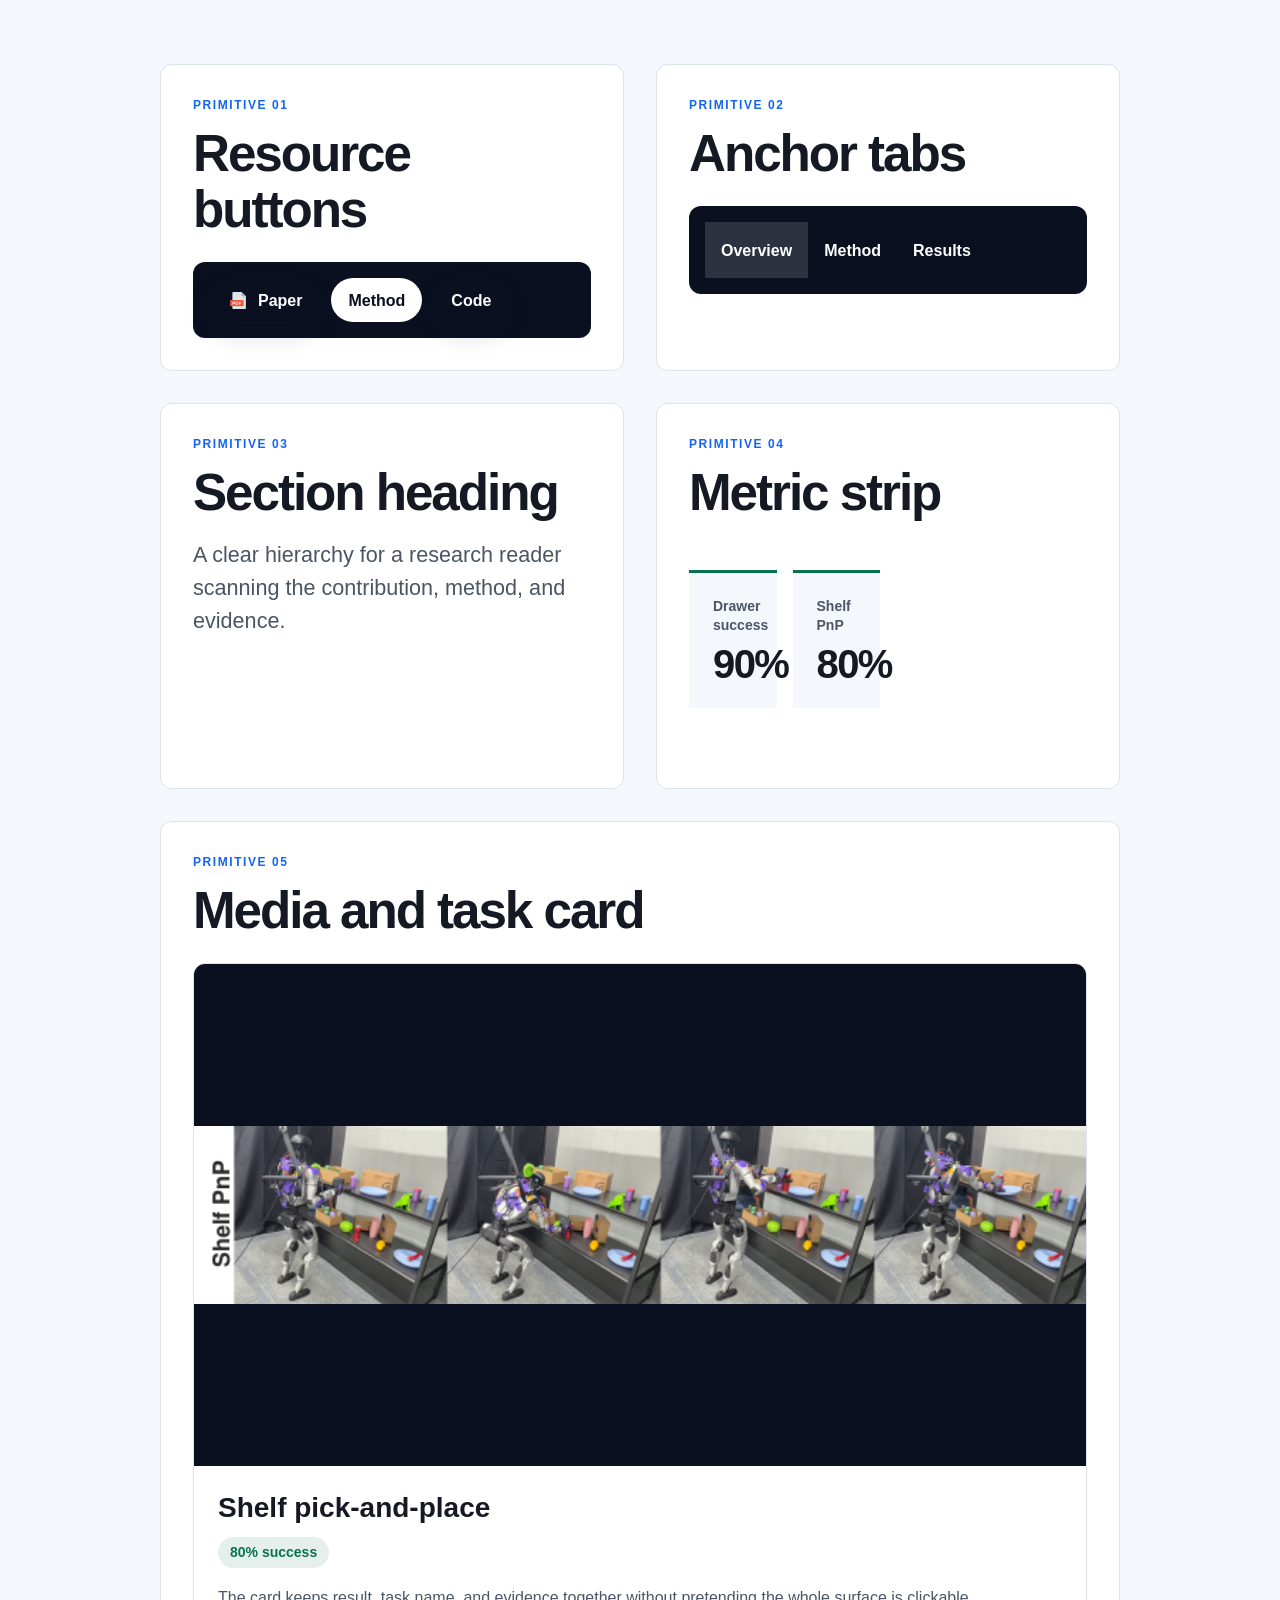
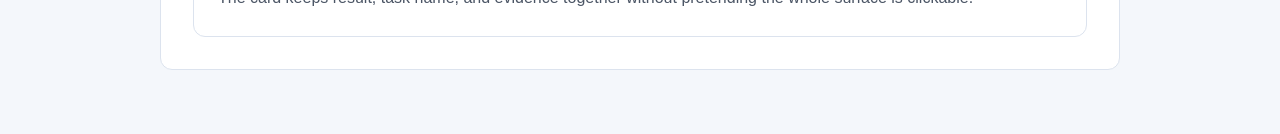
<file: showcase.html>
<!DOCTYPE html>
<html lang="en">
<head>
  <meta charset="utf-8">
  <meta name="viewport" content="width=device-width, initial-scale=1">
  <title>Whole-Body UMI Component Showcase</title>
  <link rel="stylesheet" href="./static/css/index.css">
</head>
<body>
  <main class="showcase-shell">
    <div class="showcase-grid">
      <section class="showcase-panel">
        <p class="section-kicker">Primitive 01</p>
        <h2 class="section-title">Resource buttons</h2>
        <div class="publication-links showcase-dark-surface showcase-links-left">
          <a class="resource-button button is-dark" href="#paper">
            <span class="icon"><img src="./static/images/pdf.svg" width="18" height="18" alt=""></span>
            <span>Paper</span>
          </a>
          <a class="resource-button button is-inverted" href="#method">
            <span>Method</span>
          </a>
          <a class="resource-button button is-dark" href="https://github.com/WholeBody-UMI/WholeBody-UMI/tree/main" target="_blank" rel="noopener">
            <span>Code</span>
          </a>
        </div>
      </section>

      <section class="showcase-panel">
        <p class="section-kicker">Primitive 02</p>
        <h2 class="section-title">Anchor tabs</h2>
        <div class="showcase-dark-surface">
          <nav class="tabs anchor-tabs" aria-label="Showcase sections">
            <ul>
              <li class="is-active"><a href="#overview">Overview</a></li>
              <li><a href="#method">Method</a></li>
              <li><a href="#results">Results</a></li>
            </ul>
          </nav>
        </div>
      </section>

      <section class="showcase-panel" id="overview">
        <div class="section-heading is-left">
          <p class="section-kicker">Primitive 03</p>
          <h2 class="section-title">Section heading</h2>
          <p class="section-deck">A clear hierarchy for a research reader scanning the contribution, method, and evidence.</p>
        </div>
      </section>

      <section class="showcase-panel" id="method">
        <p class="section-kicker">Primitive 04</p>
        <h2 class="section-title">Metric strip</h2>
        <dl class="metric-strip">
          <div class="metric-item is-positive">
            <dt>Drawer success</dt>
            <dd>90%</dd>
          </div>
          <div class="metric-item is-positive">
            <dt>Shelf PnP</dt>
            <dd>80%</dd>
          </div>
        </dl>
      </section>

      <section class="showcase-panel is-wide" id="results">
        <p class="section-kicker">Primitive 05</p>
        <h2 class="section-title">Media and task card</h2>
        <article class="task-card showcase-task">
          <div class="task-media">
            <img src="./static/images/umi-prior/shelf.png" alt="A sequence of humanoid shelf pick-and-place frames">
          </div>
          <div class="task-body">
            <h3>Shelf pick-and-place</h3>
            <span class="task-result is-positive">80% success</span>
            <p>The card keeps result, task name, and evidence together without pretending the whole surface is clickable.</p>
          </div>
        </article>
      </section>
    </div>
  </main>
</body>
</html>
</file>
<file: static/css/index.css>
:root {
  --color-cobalt: #1464f4;
  --color-cobalt-dark: #0c46b7;
  --color-cyan: #42d5ff;
  --color-ink: #151923;
  --color-ink-soft: #4b5565;
  --color-paper: #ffffff;
  --color-mist: #f4f7fb;
  --color-line: #dce3ee;
  --color-night: #0a1020;
  --color-night-soft: #151e35;
  --color-positive: #087150;
  --color-white: #ffffff;
  --color-white-94: rgba(255, 255, 255, 0.94);
  --color-white-76: rgba(255, 255, 255, 0.76);
  --color-white-72: rgba(255, 255, 255, 0.72);
  --color-white-66: rgba(255, 255, 255, 0.66);
  --color-white-18: rgba(255, 255, 255, 0.18);
  --color-white-14: rgba(255, 255, 255, 0.14);
  --color-hero-top: rgba(3, 11, 28, 0.78);
  --color-hero-middle: rgba(8, 29, 73, 0.38);
  --color-hero-bottom: rgba(4, 11, 25, 0.84);
  --color-cobalt-28: rgba(20, 100, 244, 0.28);
  --color-cobalt-24: rgba(20, 100, 244, 0.24);
  --color-cobalt-09: rgba(20, 100, 244, 0.09);
  --color-cyan-04: rgba(66, 213, 255, 0.04);
  --color-positive-10: rgba(8, 113, 80, 0.1);

  --type-display: clamp(3rem, 8vw, 7rem);
  --type-hero-subtitle: clamp(1.45rem, 4vw, 3.4rem);
  --type-section: clamp(2rem, 4vw, 3.25rem);
  --type-subsection: clamp(1.25rem, 2.4vw, 1.75rem);
  --type-lead: clamp(1.1rem, 1.8vw, 1.35rem);
  --type-body: 1rem;
  --type-small: 0.875rem;
  --type-overline: 0.75rem;

  --space-1: 0.25rem;
  --space-2: 0.5rem;
  --space-3: 0.75rem;
  --space-4: 1rem;
  --space-6: 1.5rem;
  --space-8: 2rem;
  --space-12: 3rem;
  --space-16: 4rem;
  --space-24: 6rem;

  --radius-control: 999px;
  --radius-media: 0.75rem;
  --shadow-media: 0 20px 55px rgba(30, 70, 140, 0.16);
  --shadow-button: 0 10px 24px rgba(7, 20, 48, 0.2);
  --shadow-title: 0 0.1em 0.35em rgba(3, 11, 28, 0.3);
  --focus-ring: 0 0 0 3px rgba(66, 213, 255, 0.65);
  --transition-micro: 160ms ease-out;
  --transition-standard: 240ms ease-in-out;
  --transition-emphasis: 500ms cubic-bezier(0.16, 1, 0.3, 1);
}

*,
*::before,
*::after {
  box-sizing: border-box;
}

figure,
pre {
  margin: 0;
}

.hero {
  display: flex;
  flex-direction: column;
  align-items: stretch;
}

.hero.is-fullheight {
  min-height: 100dvh;
}

.hero-body {
  display: flex;
  flex: 1 0 auto;
  align-items: center;
}

.container {
  width: min(100%, 1200px);
  margin-inline: auto;
  padding-inline: var(--space-4);
}

.navbar,
.navbar-menu,
.navbar-end,
.navbar-item,
.button,
.icon {
  display: flex;
  align-items: center;
}

.navbar-menu {
  flex: 1;
}

.navbar-end {
  justify-content: flex-end;
  margin-inline-start: auto;
}

.navbar-item {
  gap: var(--space-2);
  min-height: 3.25rem;
  padding: var(--space-2) var(--space-3);
  text-decoration: none;
}

.button {
  justify-content: center;
  gap: var(--space-2);
  border: 1px solid transparent;
  cursor: pointer;
  text-decoration: none;
  white-space: nowrap;
}

.icon {
  justify-content: center;
  width: 1.5rem;
  height: 1.5rem;
}

.tabs {
  overflow: hidden;
}

.tabs ul {
  display: flex;
  align-items: stretch;
  justify-content: flex-start;
  margin: 0;
  padding: 0;
  list-style: none;
}

.tabs li {
  display: block;
}

.tabs.is-fullwidth li {
  flex: 1 0 0;
  text-align: center;
}

.tabs a {
  display: flex;
  align-items: center;
  justify-content: center;
  padding: var(--space-2) var(--space-4);
  text-decoration: none;
}

html {
  scroll-behavior: smooth;
  scroll-padding-top: 4.5rem;
}

body {
  margin: 0;
  overflow-x: hidden;
  color: var(--color-ink);
  background: var(--color-paper);
  font-family: "Noto Sans", "Helvetica Neue", Arial, sans-serif;
  font-size: var(--type-body);
  line-height: 1.7;
  text-rendering: optimizeLegibility;
}

a {
  color: var(--color-cobalt);
}

a:hover {
  color: var(--color-cobalt-dark);
}

a:focus-visible,
button:focus-visible,
video:focus-visible {
  outline: none;
  box-shadow: var(--focus-ring);
}

img,
video {
  display: block;
  max-width: 100%;
}

.skip-link {
  position: fixed;
  inset-block-start: var(--space-3);
  inset-inline-start: var(--space-3);
  z-index: 100;
  padding: var(--space-2) var(--space-4);
  color: var(--color-night);
  background: var(--color-cyan);
  border-radius: var(--radius-control);
  transform: translateY(-180%);
  transition: transform var(--transition-micro);
}

.skip-link:not(:focus) {
  width: 1px;
  height: 1px;
  overflow: hidden;
  clip-path: inset(50%);
  white-space: nowrap;
}

.skip-link:focus {
  width: auto;
  height: auto;
  overflow: visible;
  clip-path: none;
  transform: translateY(0);
}

.project-hero {
  position: relative;
  min-height: 100dvh;
  overflow: hidden;
  color: var(--color-white);
  background: var(--color-night);
}

.project-hero .hero-video {
  position: absolute;
  inset: 0;
  width: 100%;
  height: 100%;
}

.project-hero .hero-video video {
  width: 100%;
  height: 100%;
  object-fit: cover;
  object-position: center;
}

.project-hero .overlay {
  position: absolute;
  inset: 0;
  z-index: 1;
  background:
    linear-gradient(180deg, var(--color-hero-top) 0%, var(--color-hero-middle) 42%, var(--color-hero-bottom) 100%),
    linear-gradient(110deg, var(--color-cobalt-24), var(--color-cyan-04));
}

.project-hero .hero-head,
.project-hero .hero-body,
.project-hero .hero-foot {
  position: relative;
  z-index: 2;
}

.project-hero .hero-head {
  padding-block-start: var(--space-4);
}

.project-hero .navbar {
  background: transparent;
}

.project-hero .navbar-menu {
  background: transparent;
  box-shadow: none;
}

.project-hero .navbar-item,
.project-hero .navbar-item:hover {
  color: var(--color-white);
  background: transparent;
}

.project-hero .navbar-item > a,
.project-hero .navbar-item.button {
  min-height: 2.75rem;
}

.project-hero .hero-body {
  align-items: center;
  padding: var(--space-16) var(--space-6);
}

.hero-content {
  max-width: 1180px;
  margin-inline: auto;
  text-align: center;
  animation: hero-arrive var(--transition-emphasis) both;
}

@keyframes hero-arrive {
  from {
    opacity: 0;
    transform: translateY(1rem);
  }

  to {
    opacity: 1;
    transform: translateY(0);
  }
}

.project-title {
  margin: 0;
  color: var(--color-white);
  font-size: var(--type-display);
  font-weight: 700;
  letter-spacing: -0.07em;
  line-height: 0.9;
  text-shadow: var(--shadow-title);
}

.project-subtitle {
  max-width: 1050px;
  margin: var(--space-8) auto var(--space-4);
  color: var(--color-white);
  font-size: var(--type-hero-subtitle);
  font-weight: 600;
  letter-spacing: -0.035em;
  line-height: 1.08;
}

.project-venue {
  margin: var(--space-4) 0 0;
  color: var(--color-white);
  font-size: var(--type-lead);
  font-style: italic;
  opacity: 0.84;
}

.project-authors,
.project-affiliations {
  display: flex;
  flex-wrap: wrap;
  justify-content: center;
  column-gap: var(--space-6);
  row-gap: var(--space-2);
  text-shadow: var(--shadow-title);
}

.project-authors {
  margin-block-start: var(--space-8);
  font-size: var(--type-lead);
  font-weight: 600;
}

.project-authors a {
  color: inherit;
  text-decoration: none;
}

.project-authors a:hover,
.project-authors a:focus-visible {
  color: var(--color-white);
  text-decoration: underline;
  text-underline-offset: 0.15em;
}

.project-affiliations {
  margin-block-start: var(--space-3);
  font-size: var(--type-small);
  color: var(--color-white-94);
}

.project-authors span,
.project-affiliations span {
  white-space: nowrap;
}

.project-authors sup,
.project-affiliations sup {
  margin-inline-start: 0.15em;
  font-size: 0.65em;
}

.resource-pending {
  gap: var(--space-2);
  cursor: default;
}

.resource-pending small {
  font-size: 0.65rem;
  font-weight: 500;
  opacity: 0.8;
}

.resource-button.button:disabled {
  color: var(--color-white-76);
  background: var(--color-night-soft);
  transform: none;
  box-shadow: none;
}

.publication-links {
  display: flex;
  flex-wrap: wrap;
  justify-content: center;
  gap: var(--space-3);
  margin-block-start: var(--space-8);
}

.resource-button.button {
  min-height: 2.75rem;
  padding-inline: var(--space-4);
  border: 1px solid transparent;
  border-radius: var(--radius-control);
  font: inherit;
  font-weight: 700;
  transition:
    color var(--transition-micro),
    background-color var(--transition-micro),
    border-color var(--transition-micro),
    transform var(--transition-micro);
}

.resource-button.button.is-dark {
  color: var(--color-white);
  background: var(--color-night);
  box-shadow: var(--shadow-button);
}

.resource-button.button.is-inverted {
  color: var(--color-night);
  background: var(--color-white);
}

.resource-button.button:hover {
  transform: translateY(-2px);
}

.resource-button.button:active {
  transform: translateY(0);
}

.resource-button.button[aria-disabled="true"] {
  pointer-events: none;
  opacity: 0.5;
}

.resource-button .icon img {
  width: 1.1rem;
  height: 1.1rem;
}

.anchor-tabs {
  margin: 0;
  overflow-x: auto;
  scrollbar-width: none;
}

.anchor-tabs::-webkit-scrollbar {
  display: none;
}

.anchor-tabs ul {
  min-width: max-content;
  border: 0;
}

.anchor-tabs a {
  min-height: 3.5rem;
  color: var(--color-white);
  border: 0;
  border-radius: 0;
  font-weight: 600;
  transition:
    color var(--transition-micro),
    background-color var(--transition-micro);
}

.anchor-tabs li.is-active a,
.anchor-tabs a:hover,
.anchor-tabs a:focus-visible {
  color: var(--color-white);
  background: var(--color-white-14);
}

.document-nav {
  position: sticky;
  inset-block-start: 0;
  z-index: 30;
  display: none;
  background: var(--color-white-94);
  border-bottom: 1px solid var(--color-line);
  backdrop-filter: blur(12px);
}

.document-nav .anchor-tabs a {
  color: var(--color-ink-soft);
}

.document-nav .anchor-tabs li.is-active a,
.document-nav .anchor-tabs a:hover,
.document-nav .anchor-tabs a:focus-visible {
  color: var(--color-cobalt-dark);
  background: var(--color-mist);
}

.section-shell {
  padding: var(--space-24) var(--space-6);
}

.section-shell.is-compact {
  padding-block: var(--space-16);
}

.section-shell.is-mist {
  background: var(--color-mist);
}

.section-shell.is-night {
  color: var(--color-white);
  background:
    radial-gradient(circle at 80% 20%, var(--color-cobalt-28), transparent 38%),
    var(--color-night);
}

.editorial-container {
  width: min(100%, 960px);
  margin-inline: auto;
}

.wide-container {
  width: min(100%, 1180px);
  margin-inline: auto;
}

.overview-lead {
  margin: 0;
  color: var(--color-ink-soft);
  font-size: var(--type-lead);
  line-height: 1.65;
  text-align: left;
}

.overview-lead + .overview-lead {
  margin-block-start: var(--space-6);
}

.overview-lead strong {
  color: var(--color-ink);
}

.section-heading {
  max-width: 780px;
  margin: 0 auto var(--space-12);
  text-align: center;
}

.section-heading.is-left {
  margin-inline: 0;
  text-align: left;
}

.section-kicker {
  margin: 0 0 var(--space-3);
  color: var(--color-cobalt);
  font-size: var(--type-overline);
  font-weight: 700;
  letter-spacing: 0.13em;
  line-height: 1.4;
  text-transform: uppercase;
}

.is-night .section-kicker {
  color: var(--color-cyan);
}

.section-title {
  margin: 0;
  color: var(--color-ink);
  font-size: var(--type-section);
  font-weight: 700;
  letter-spacing: -0.04em;
  line-height: 1.1;
}

.is-night .section-title {
  color: var(--color-white);
}

.section-deck {
  margin: var(--space-4) auto 0;
  color: var(--color-ink-soft);
  font-size: var(--type-lead);
  line-height: 1.55;
}

.is-night .section-deck {
  color: var(--color-white-76);
}

.media-frame {
  overflow: hidden;
  margin: 0;
  background: var(--color-paper);
  border: 1px solid var(--color-line);
  border-radius: var(--radius-media);
  box-shadow: var(--shadow-media);
}

.media-frame img,
.media-frame picture,
.media-frame video {
  width: 100%;
  height: auto;
}

.vector-figure-link {
  position: relative;
  display: block;
  color: inherit;
  cursor: zoom-in;
}

.vector-figure-link:visited {
  color: inherit;
}

.vector-figure-action {
  display: block;
  padding: var(--space-2) var(--space-3);
  color: var(--color-cobalt-dark);
  background: var(--color-mist);
  font-size: var(--type-small);
  font-weight: 700;
  line-height: 1.4;
  text-align: end;
  transition: transform var(--transition-micro);
}

.vector-figure-link:hover .vector-figure-action,
.vector-figure-link:focus-visible .vector-figure-action {
  transform: translateY(-2px);
}

.media-frame video {
  aspect-ratio: 16 / 9;
  object-fit: cover;
  background: var(--color-night);
}

.youtube-frame iframe {
  display: block;
  width: 100%;
  aspect-ratio: 16 / 9;
  border: 0;
}

.youtube-fallback {
  margin: var(--space-4) 0 0;
  color: var(--color-ink-soft);
  font-size: var(--type-small);
  text-align: center;
}

.media-frame figcaption {
  padding: var(--space-3) var(--space-4);
  color: var(--color-ink-soft);
  font-size: var(--type-small);
  line-height: 1.5;
  background: var(--color-paper);
  border-top: 1px solid var(--color-line);
}

.media-frame.is-technical {
  padding: var(--space-4);
}

.media-frame.is-technical figcaption {
  margin: 0 calc(-1 * var(--space-4)) calc(-1 * var(--space-4));
}

.system-copy {
  display: grid;
  grid-template-columns: minmax(0, 1fr);
  gap: var(--space-8);
  margin-block-start: var(--space-12);
}

.system-step {
  padding-block-start: var(--space-6);
  border-top: 1px solid var(--color-white-18);
}

.system-step-number {
  display: inline-flex;
  align-items: center;
  justify-content: center;
  width: 2rem;
  height: 2rem;
  margin-block-end: var(--space-4);
  color: var(--color-night);
  background: var(--color-cyan);
  border-radius: var(--radius-control);
  font-weight: 800;
}

.system-step h3 {
  margin: 0 0 var(--space-3);
  color: var(--color-white);
  font-size: var(--type-subsection);
  line-height: 1.25;
}

.system-step p {
  margin: 0;
  color: var(--color-white-72);
}

.metric-strip {
  display: grid;
  grid-template-columns: repeat(2, minmax(0, 1fr));
  gap: var(--space-4);
  margin: var(--space-12) 0;
}

.metric-item {
  margin: 0;
  padding: var(--space-6);
  background: var(--color-mist);
  border-top: 3px solid var(--color-cobalt);
}

.metric-item dt {
  color: var(--color-ink-soft);
  font-size: var(--type-small);
  font-weight: 700;
  line-height: 1.4;
}

.metric-item dd {
  margin: var(--space-2) 0 0;
  color: var(--color-ink);
  font-size: clamp(1.65rem, 4vw, 2.5rem);
  font-weight: 800;
  letter-spacing: -0.04em;
  line-height: 1;
}

.metric-item.is-positive {
  border-color: var(--color-positive);
}

.task-grid {
  display: grid;
  grid-template-columns: minmax(0, 1fr);
  gap: var(--space-8);
}

.task-card {
  overflow: hidden;
  background: var(--color-paper);
  border: 1px solid var(--color-line);
  border-radius: var(--radius-media);
}

.motion-diversity {
  grid-column: 1 / -1;
}

.task-card .task-media {
  aspect-ratio: 16 / 9;
  overflow: hidden;
  background: var(--color-night);
}

.task-card .task-media img,
.task-card .task-media picture,
.task-card .task-media video {
  width: 100%;
  height: 100%;
  object-fit: contain;
}

.demo-slide {
  height: 100%;
}

.demo-slide[hidden],
.carousel-controls[hidden] {
  display: none;
}

.carousel-controls {
  display: flex;
  align-items: center;
  justify-content: space-between;
  gap: var(--space-4);
  padding: var(--space-3) var(--space-6);
  border-block-end: 1px solid var(--color-line);
}

.carousel-arrow {
  flex: 0 0 2.75rem;
  display: grid;
  place-items: center;
  width: 2.75rem;
  height: 2.75rem;
  padding: 0;
  border: 1px solid var(--color-line);
  border-radius: var(--radius-control);
  background: var(--color-paper);
  color: var(--color-ink);
  font: inherit;
  font-size: 1.35rem;
  cursor: pointer;
}

.carousel-arrow:hover {
  color: var(--color-cobalt-dark);
  border-color: var(--color-cobalt);
  background: var(--color-mist);
}

.carousel-status {
  color: var(--color-ink-soft);
  font-size: var(--type-small);
  font-variant-numeric: tabular-nums;
  text-align: center;
}

.task-card .task-media picture {
  display: block;
}

.task-card .task-media picture img {
  object-fit: cover;
}

.task-card .task-body {
  padding: var(--space-6);
}

.task-card h3 {
  margin: 0;
  color: var(--color-ink);
  font-size: var(--type-subsection);
  line-height: 1.25;
}

.task-result {
  display: inline-block;
  margin-block-start: var(--space-3);
  padding: var(--space-1) var(--space-3);
  color: var(--color-cobalt-dark);
  background: var(--color-cobalt-09);
  border-radius: var(--radius-control);
  font-size: var(--type-small);
  font-weight: 800;
}

.task-result.is-positive {
  color: var(--color-positive);
  background: var(--color-positive-10);
}

.task-card p {
  margin: var(--space-4) 0 0;
  color: var(--color-ink-soft);
}

.paper-copy {
  color: var(--color-ink-soft);
}

.flow-offset {
  margin-block-start: var(--space-12);
}

.paper-copy p {
  margin-block: 0 var(--space-4);
}

.paper-copy strong {
  color: var(--color-ink);
}

.bibtex {
  position: relative;
  overflow-x: auto;
  margin: 0;
  padding: var(--space-6);
  color: var(--color-white);
  background: var(--color-night-soft);
  border: 1px solid var(--color-white-14);
  border-radius: var(--radius-media);
  font-family: "SFMono-Regular", Consolas, "Liberation Mono", monospace;
  font-size: var(--type-small);
  line-height: 1.7;
  overflow-wrap: anywhere;
  white-space: pre-wrap;
}

.site-footer {
  padding: var(--space-12) var(--space-6);
  color: var(--color-white-66);
  background: var(--color-night);
  font-size: var(--type-small);
  text-align: center;
}

.site-footer a {
  color: var(--color-cyan);
  text-decoration: underline;
  text-underline-offset: 0.16em;
}

.showcase-shell {
  min-height: 100dvh;
  padding: var(--space-16) var(--space-6);
  background: var(--color-mist);
}

.showcase-grid {
  display: grid;
  grid-template-columns: minmax(0, 1fr);
  gap: var(--space-8);
  width: min(100%, 960px);
  margin-inline: auto;
}

.showcase-panel {
  padding: var(--space-8);
  background: var(--color-paper);
  border: 1px solid var(--color-line);
  border-radius: var(--radius-media);
}

.showcase-panel h2 {
  margin-top: 0;
}

.showcase-dark-surface {
  margin-block-start: var(--space-6);
  padding: var(--space-4);
  color: var(--color-white);
  background: var(--color-night);
  border-radius: var(--radius-media);
}

.showcase-links-left {
  justify-content: flex-start;
}

.showcase-panel.is-wide {
  grid-column: 1 / -1;
}

.showcase-task {
  margin-block-start: var(--space-6);
}

@media screen and (min-width: 769px) {
  .document-nav {
    display: block;
  }

  .system-copy {
    grid-template-columns: repeat(3, minmax(0, 1fr));
  }

  .metric-strip {
    grid-template-columns: repeat(4, minmax(0, 1fr));
  }

  .task-grid {
    grid-template-columns: repeat(2, minmax(0, 1fr));
  }

  .showcase-grid {
    grid-template-columns: repeat(2, minmax(0, 1fr));
  }
}

@media screen and (max-width: 768px) {
  .project-hero .hero-head {
    display: none;
  }

  .project-hero .hero-body {
    padding: var(--space-16) var(--space-4) var(--space-8);
  }

  .project-title {
    letter-spacing: -0.055em;
  }

  .project-subtitle {
    margin-block-start: var(--space-6);
  }

  .project-venue {
    font-size: 1rem;
  }

  .project-hero .hero-foot {
    margin-block-start: auto;
  }

  .section-shell,
  .section-shell.is-compact {
    padding: var(--space-16) var(--space-4);
  }

  .section-heading {
    margin-block-end: var(--space-8);
  }

  .media-frame.is-technical {
    padding: var(--space-2);
  }

  .media-frame.is-technical figcaption {
    margin: 0 calc(-1 * var(--space-2)) calc(-1 * var(--space-2));
  }

  .metric-item {
    padding: var(--space-4);
  }

  .showcase-panel {
    padding: var(--space-6);
  }
}

@media (prefers-reduced-motion: reduce) {
  html {
    scroll-behavior: auto;
  }

  *,
  *::before,
  *::after {
    scroll-behavior: auto !important;
    animation-duration: 0.01ms !important;
    animation-iteration-count: 1 !important;
    transition-duration: 0.01ms !important;
  }

  .resource-button.button:hover,
  .vector-figure-link:hover .vector-figure-action,
  .vector-figure-link:focus-visible .vector-figure-action {
    transform: none;
  }
}
</file>
